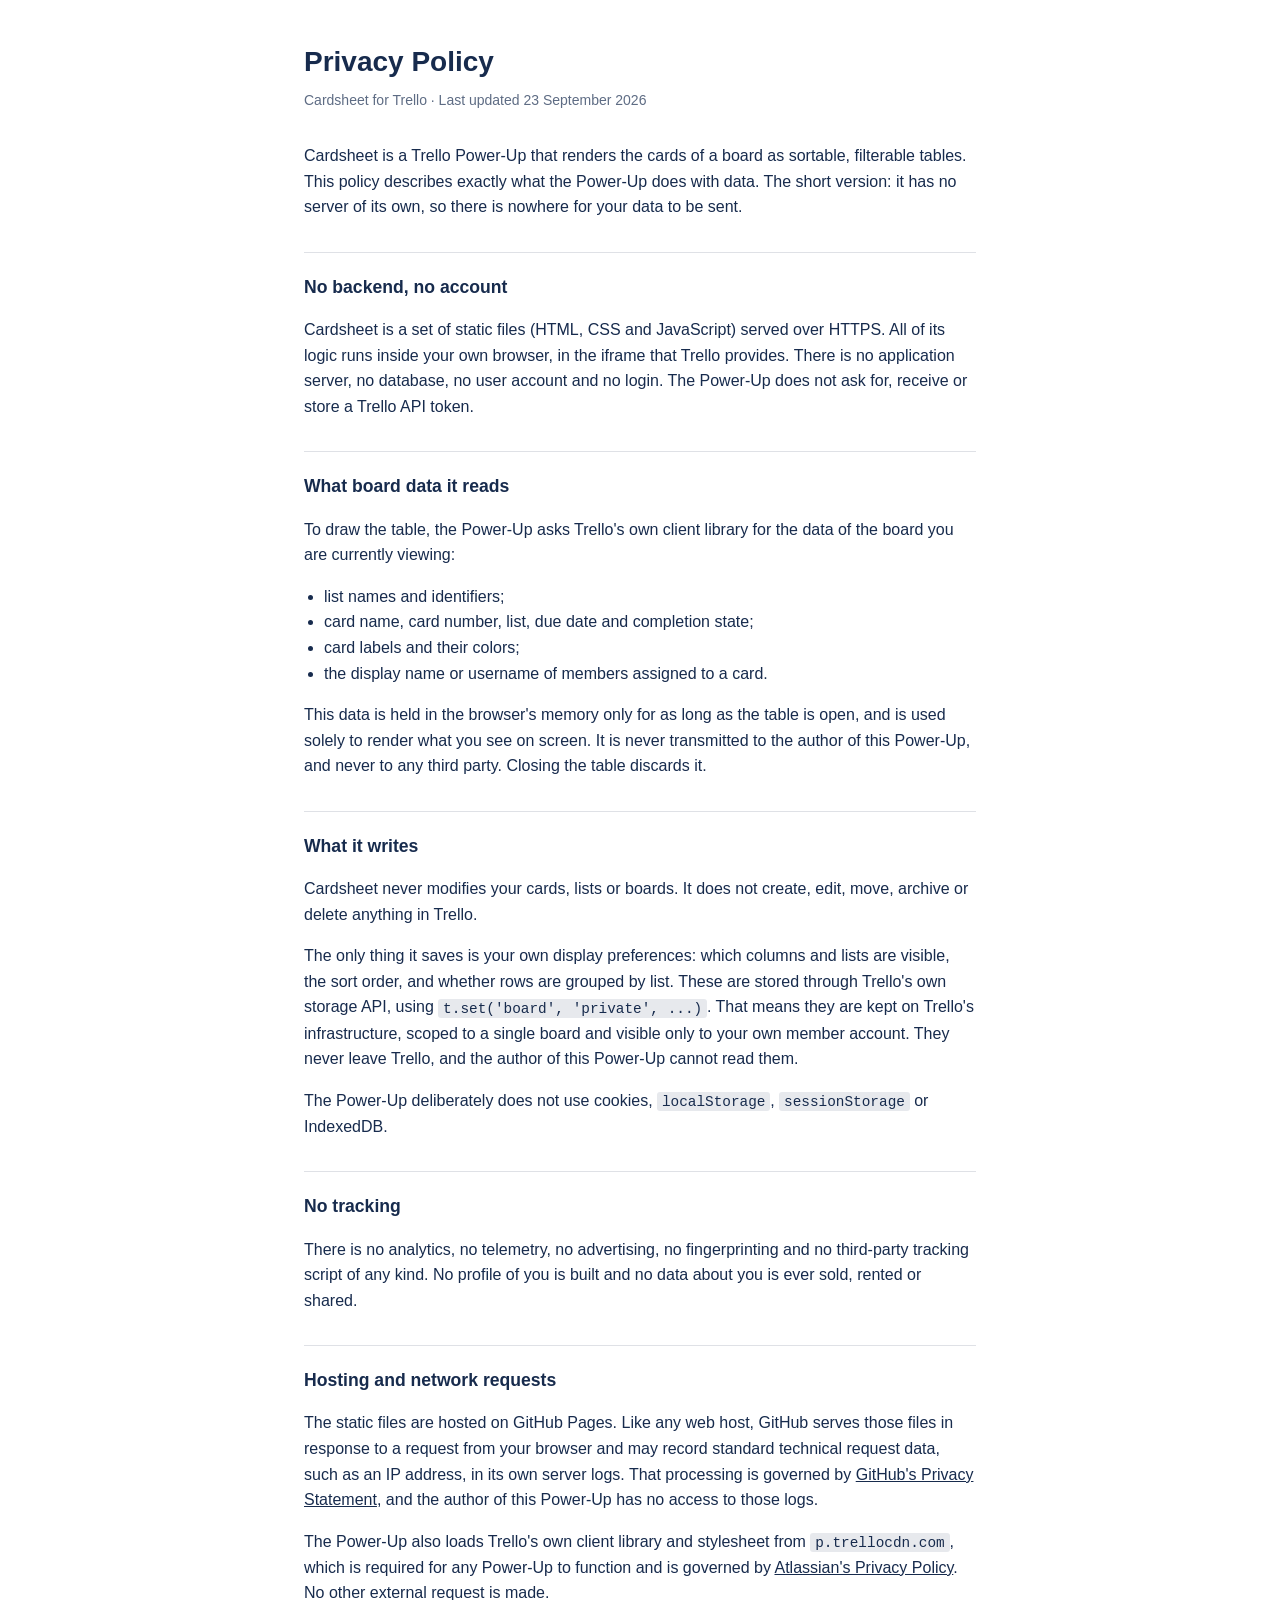
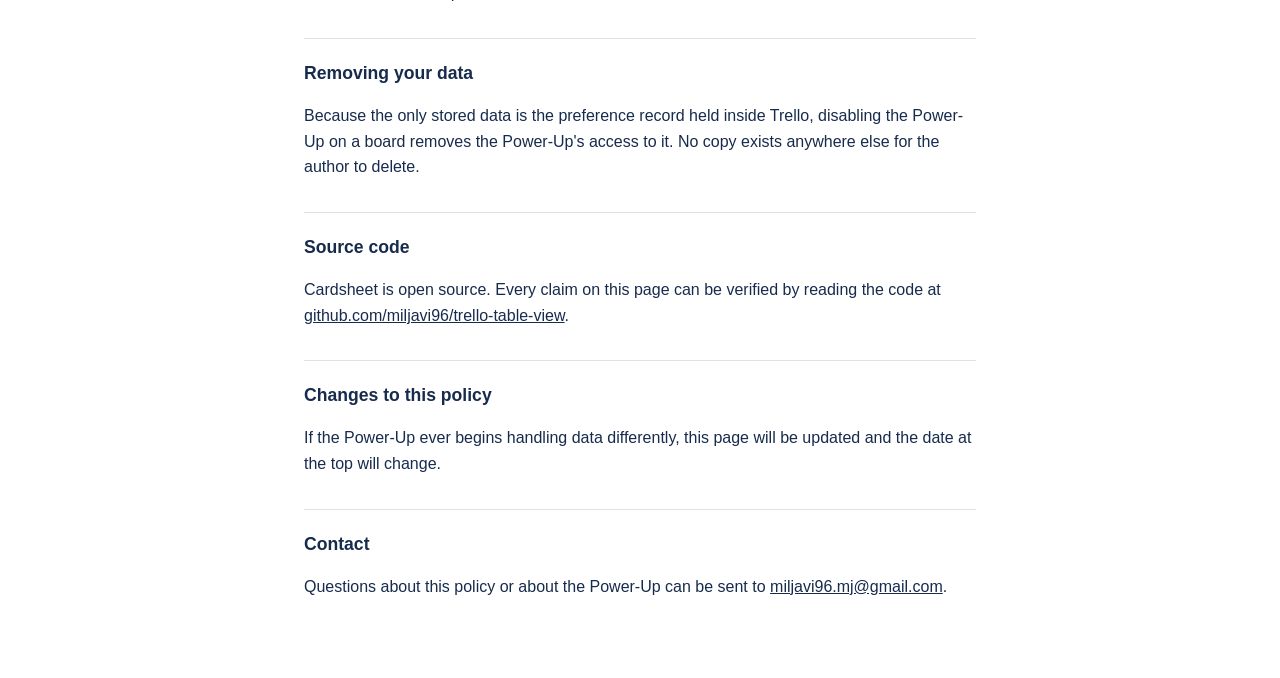
<file: privacy.html>
<!DOCTYPE html>
<html lang="en">
  <head>
    <meta charset="utf-8" />
    <meta name="viewport" content="width=device-width, initial-scale=1" />
    <title>Privacy Policy &mdash; Cardsheet for Trello</title>
    <style>
      :root {
        color-scheme: light dark;
        --fg: #172b4d;
        --muted: #5e6c84;
        --bg: #ffffff;
        --rule: #dfe1e6;
      }

      @media (prefers-color-scheme: dark) {
        :root {
          --fg: #b6c2cf;
          --muted: #8c9bab;
          --bg: #1d2125;
          --rule: #2c333a;
        }
      }

      body {
        margin: 0 auto;
        max-width: 42rem;
        padding: 2.5rem 1.25rem 4rem;
        background: var(--bg);
        color: var(--fg);
        font: 16px/1.6 -apple-system, BlinkMacSystemFont, "Segoe UI", Roboto, Helvetica, Arial, sans-serif;
      }

      h1 {
        margin: 0 0 0.25rem;
        font-size: 1.75rem;
      }

      h2 {
        margin: 2rem 0 0.5rem;
        padding-top: 1.25rem;
        border-top: 1px solid var(--rule);
        font-size: 1.1rem;
      }

      .updated {
        margin: 0 0 2rem;
        color: var(--muted);
        font-size: 0.875rem;
      }

      ul {
        padding-left: 1.25rem;
      }

      code {
        padding: 0.1rem 0.3rem;
        border-radius: 3px;
        background: rgba(137, 147, 164, 0.2);
        font-size: 0.9em;
      }

      a {
        color: inherit;
      }
    </style>
  </head>
  <body>
    <h1>Privacy Policy</h1>
    <p class="updated">Cardsheet for Trello &middot; Last updated 23 September 2026</p>

    <p>
      Cardsheet is a Trello Power-Up that renders the cards of a board as
      sortable, filterable tables. This policy describes exactly what the
      Power-Up does with data. The short version: it has no server of its own,
      so there is nowhere for your data to be sent.
    </p>

    <h2>No backend, no account</h2>
    <p>
      Cardsheet is a set of static files (HTML, CSS and JavaScript) served over
      HTTPS. All of its logic runs inside your own browser, in the iframe that
      Trello provides. There is no application server, no database, no user
      account and no login. The Power-Up does not ask for, receive or store a
      Trello API token.
    </p>

    <h2>What board data it reads</h2>
    <p>
      To draw the table, the Power-Up asks Trello's own client library for the
      data of the board you are currently viewing:
    </p>
    <ul>
      <li>list names and identifiers;</li>
      <li>card name, card number, list, due date and completion state;</li>
      <li>card labels and their colors;</li>
      <li>the display name or username of members assigned to a card.</li>
    </ul>
    <p>
      This data is held in the browser's memory only for as long as the table is
      open, and is used solely to render what you see on screen. It is never
      transmitted to the author of this Power-Up, and never to any third party.
      Closing the table discards it.
    </p>

    <h2>What it writes</h2>
    <p>
      Cardsheet never modifies your cards, lists or boards. It does not create,
      edit, move, archive or delete anything in Trello.
    </p>
    <p>
      The only thing it saves is your own display preferences: which columns and
      lists are visible, the sort order, and whether rows are grouped by list.
      These are stored through Trello's own storage API, using
      <code>t.set('board', 'private', ...)</code>. That means they are kept on
      Trello's infrastructure, scoped to a single board and visible only to your
      own member account. They never leave Trello, and the author of this
      Power-Up cannot read them.
    </p>
    <p>
      The Power-Up deliberately does not use cookies,
      <code>localStorage</code>, <code>sessionStorage</code> or IndexedDB.
    </p>

    <h2>No tracking</h2>
    <p>
      There is no analytics, no telemetry, no advertising, no fingerprinting and
      no third-party tracking script of any kind. No profile of you is built and
      no data about you is ever sold, rented or shared.
    </p>

    <h2>Hosting and network requests</h2>
    <p>
      The static files are hosted on GitHub Pages. Like any web host, GitHub
      serves those files in response to a request from your browser and may
      record standard technical request data, such as an IP address, in its own
      server logs. That processing is governed by
      <a href="https://docs.github.com/en/site-policy/privacy-policies/github-general-privacy-statement" target="_blank" rel="noopener noreferrer">GitHub's Privacy Statement</a>,
      and the author of this Power-Up has no access to those logs.
    </p>
    <p>
      The Power-Up also loads Trello's own client library and stylesheet from
      <code>p.trellocdn.com</code>, which is required for any Power-Up to
      function and is governed by
      <a href="https://www.atlassian.com/legal/privacy-policy" target="_blank" rel="noopener noreferrer">Atlassian's Privacy Policy</a>.
      No other external request is made.
    </p>

    <h2>Removing your data</h2>
    <p>
      Because the only stored data is the preference record held inside Trello,
      disabling the Power-Up on a board removes the Power-Up's access to it. No
      copy exists anywhere else for the author to delete.
    </p>

    <h2>Source code</h2>
    <p>
      Cardsheet is open source. Every claim on this page can be verified by
      reading the code at
      <a href="https://github.com/miljavi96/trello-table-view" target="_blank" rel="noopener noreferrer">github.com/miljavi96/trello-table-view</a>.
    </p>

    <h2>Changes to this policy</h2>
    <p>
      If the Power-Up ever begins handling data differently, this page will be
      updated and the date at the top will change.
    </p>

    <h2>Contact</h2>
    <p>
      Questions about this policy or about the Power-Up can be sent to
      <a href="mailto:miljavi96.mj@gmail.com">miljavi96.mj@gmail.com</a>.
    </p>
  </body>
</html>
</file>
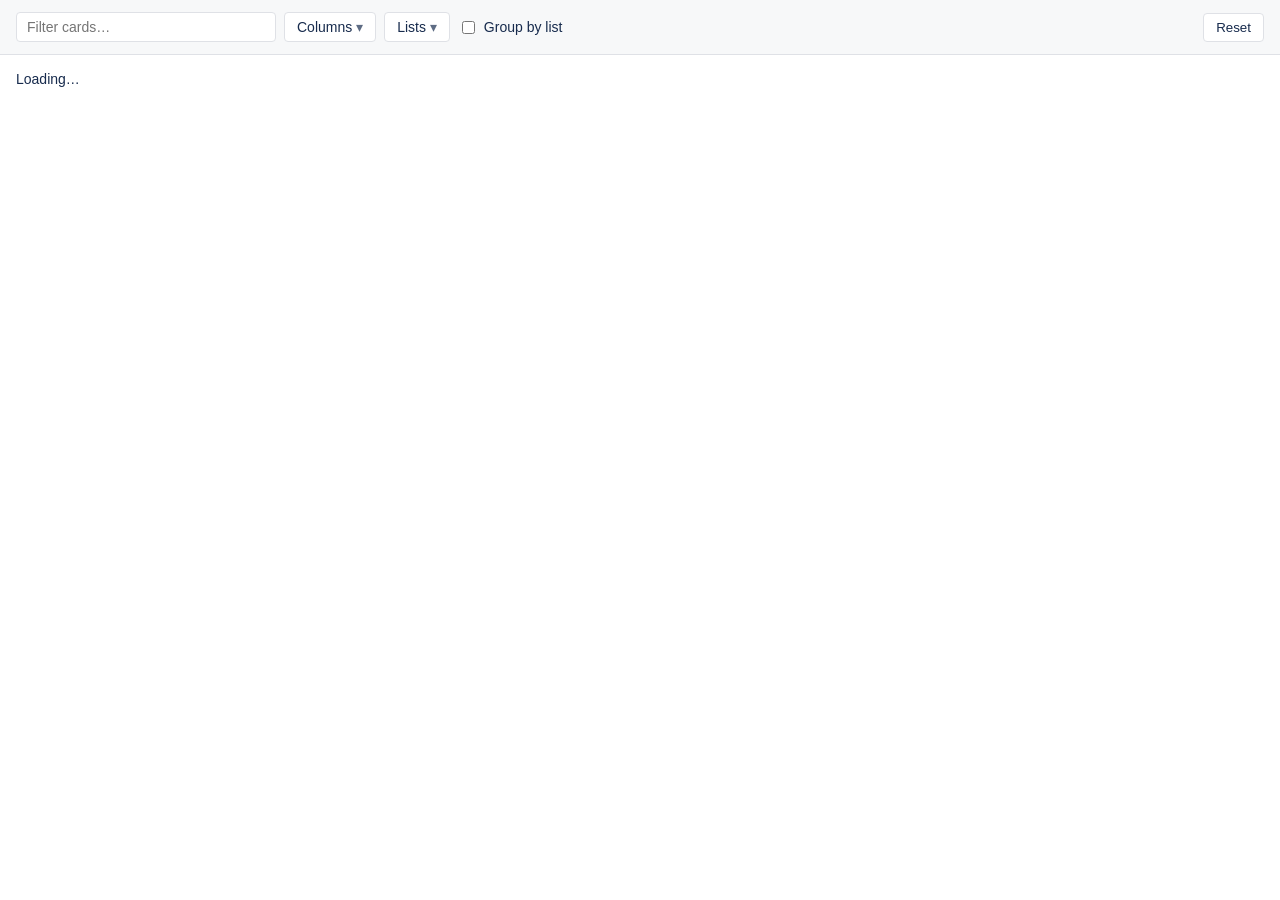
<file: table.html>
<!DOCTYPE html>
<html lang="en">
  <head>
    <meta charset="utf-8" />
    <meta name="viewport" content="width=device-width, initial-scale=1" />
    <title>Cardsheet</title>
    <link rel="stylesheet" href="https://p.trellocdn.com/power-up.min.css" />
    <link rel="stylesheet" href="./table.css" />
  </head>
  <body>
    <!--
      The English text below is not decoration: it is the fallback rendered if
      the strings file fails to load. data-i18n keys replace it once the
      localizer is ready. Never leave one of these elements empty.
    -->
    <header class="toolbar">
      <input
        id="search"
        class="search"
        type="search"
        placeholder="Filter cards&hellip;"
        data-i18n-placeholder="filter-placeholder"
        autocomplete="off"
      />

      <details class="menu" id="menu-columns">
        <summary data-i18n="menu-columns">Columns</summary>
        <div class="menu-body" id="columns-body"></div>
      </details>

      <details class="menu" id="menu-lists">
        <summary data-i18n="menu-lists">Lists</summary>
        <div class="menu-body">
          <div class="menu-actions">
            <button type="button" data-lists="all" data-i18n="lists-all">All</button>
            <button type="button" data-lists="none" data-i18n="lists-none">None</button>
          </div>
          <div id="lists-body"></div>
        </div>
      </details>

      <label class="toggle">
        <input id="group-by-list" type="checkbox" />
        <span data-i18n="group-by-list">Group by list</span>
      </label>

      <span class="spacer"></span>
      <span id="summary" class="summary"></span>
      <button id="reset" type="button" class="reset" data-i18n="reset">Reset</button>
    </header>

    <main id="root" class="content" data-i18n="loading">Loading&hellip;</main>

    <script src="https://p.trellocdn.com/power-up.min.js"></script>
    <script src="./table.js"></script>
  </body>
</html>
</file>
<file: table.css>
:root {
  --tv-bg: #ffffff;
  --tv-surface: #f7f8f9;
  --tv-text: #172b4d;
  --tv-subtle: #5e6c84;
  --tv-border: #dfe1e6;
  --tv-row-border: #ebecf0;
  --tv-chip-bg: #dfe1e6;
  --tv-chip-text: #44546f;
  --tv-muted: #a5adba;
  --tv-error: #c9372c;
  --tv-accent: #0c66e4;
  --tv-hover: #f1f2f4;
}

html[data-color-mode='dark'] {
  --tv-bg: #1d2125;
  --tv-surface: #22272b;
  --tv-text: #b6c2cf;
  --tv-subtle: #9fadbc;
  --tv-border: #2c333a;
  --tv-row-border: #2c333a;
  --tv-chip-bg: #2c333a;
  --tv-chip-text: #b6c2cf;
  --tv-muted: #738496;
  --tv-error: #f87168;
  --tv-accent: #579dff;
  --tv-hover: #282e33;
}

* { box-sizing: border-box; }

body {
  font-family: -apple-system, "Segoe UI", Roboto, sans-serif;
  margin: 0;
  background: var(--tv-bg);
  color: var(--tv-text);
  font-size: 14px;
}

/* ---------- toolbar ---------- */

.toolbar {
  position: sticky;
  top: 0;
  z-index: 10;
  display: flex;
  align-items: center;
  gap: 8px;
  flex-wrap: wrap;
  padding: 12px 16px;
  background: var(--tv-surface);
  border-bottom: 1px solid var(--tv-border);
}

.search {
  flex: 0 1 260px;
  padding: 6px 10px;
  border: 1px solid var(--tv-border);
  border-radius: 4px;
  background: var(--tv-bg);
  color: var(--tv-text);
  font-size: 14px;
}
.search:focus { outline: 2px solid var(--tv-accent); outline-offset: -1px; }

.menu { position: relative; }

.menu > summary {
  list-style: none;
  cursor: pointer;
  padding: 6px 12px;
  border: 1px solid var(--tv-border);
  border-radius: 4px;
  background: var(--tv-bg);
  user-select: none;
  white-space: nowrap;
}
.menu > summary::-webkit-details-marker { display: none; }
.menu > summary::after { content: ' \25BE'; color: var(--tv-subtle); }
.menu[open] > summary { border-color: var(--tv-accent); }

.menu-body {
  position: absolute;
  top: calc(100% + 4px);
  left: 0;
  z-index: 20;
  min-width: 200px;
  max-height: 320px;
  overflow-y: auto;
  padding: 8px;
  background: var(--tv-bg);
  border: 1px solid var(--tv-border);
  border-radius: 4px;
  box-shadow: 0 8px 16px rgba(9, 30, 66, .25);
}

.menu-body label {
  display: flex;
  align-items: center;
  gap: 8px;
  padding: 5px 6px;
  border-radius: 3px;
  cursor: pointer;
  white-space: nowrap;
}
.menu-body label:hover { background: var(--tv-hover); }

.menu-actions {
  display: flex;
  gap: 6px;
  padding-bottom: 6px;
  margin-bottom: 6px;
  border-bottom: 1px solid var(--tv-row-border);
}
.menu-actions button {
  flex: 1;
  padding: 4px 8px;
  border: 1px solid var(--tv-border);
  border-radius: 3px;
  background: var(--tv-bg);
  color: var(--tv-text);
  cursor: pointer;
  font-size: 12px;
}
.menu-actions button:hover { background: var(--tv-hover); }

.toggle {
  display: flex;
  align-items: center;
  gap: 6px;
  cursor: pointer;
  white-space: nowrap;
}

.spacer { flex: 1 1 auto; }

.summary { color: var(--tv-subtle); font-size: 13px; white-space: nowrap; }

.reset {
  padding: 6px 12px;
  border: 1px solid var(--tv-border);
  border-radius: 4px;
  background: var(--tv-bg);
  color: var(--tv-text);
  cursor: pointer;
}
.reset:hover { background: var(--tv-hover); }

/* ---------- content ---------- */

.content { padding: 16px; }

section { margin-bottom: 28px; }

h2 {
  display: flex;
  align-items: center;
  font-size: 13px;
  text-transform: uppercase;
  letter-spacing: .04em;
  color: var(--tv-subtle);
  margin: 0 0 8px;
}

.count {
  background: var(--tv-chip-bg);
  color: var(--tv-chip-text);
  border-radius: 10px;
  padding: 1px 8px;
  font-size: 12px;
  margin-left: 8px;
}

table { width: 100%; border-collapse: collapse; }

th, td {
  text-align: left;
  padding: 8px 10px;
  border-bottom: 1px solid var(--tv-row-border);
  vertical-align: top;
}

th {
  color: var(--tv-subtle);
  font-weight: 600;
  font-size: 12px;
  text-transform: uppercase;
  letter-spacing: .03em;
  cursor: pointer;
  user-select: none;
  white-space: nowrap;
}
th:hover { color: var(--tv-text); }
th .arrow { color: var(--tv-accent); }

tbody tr:hover { background: var(--tv-hover); }

td a { color: var(--tv-text); text-decoration: none; }
td a:hover { color: var(--tv-accent); text-decoration: underline; }

.muted { color: var(--tv-muted); }
.empty { color: var(--tv-muted); font-style: italic; }
.error { color: var(--tv-error); }
.overdue { color: var(--tv-error); font-weight: 600; }

.label {
  display: inline-block;
  padding: 1px 8px;
  margin: 1px 2px 1px 0;
  border-radius: 3px;
  font-size: 12px;
  background: var(--tv-chip-bg);
  color: var(--tv-chip-text);
}
.label[data-color='green']  { background: #4bce97; color: #164b35; }
.label[data-color='yellow'] { background: #f5cd47; color: #533f04; }
.label[data-color='orange'] { background: #fea362; color: #702e00; }
.label[data-color='red']    { background: #f87168; color: #5d1f1a; }
.label[data-color='purple'] { background: #9f8fef; color: #352c63; }
.label[data-color='blue']   { background: #579dff; color: #09326c; }
.label[data-color='sky']    { background: #6cc3e0; color: #164555; }
.label[data-color='lime']   { background: #94c748; color: #37471f; }
.label[data-color='pink']   { background: #e774bb; color: #50253f; }
.label[data-color='black']  { background: #8590a2; color: #091e42; }

th.static { cursor: default; }
th.static:hover { color: var(--tv-subtle); }

.row-number {
  display: inline-block;
  min-width: 2ch;
  color: var(--tv-muted);
  font-variant-numeric: tabular-nums;
  text-align: right;
}
</file>
